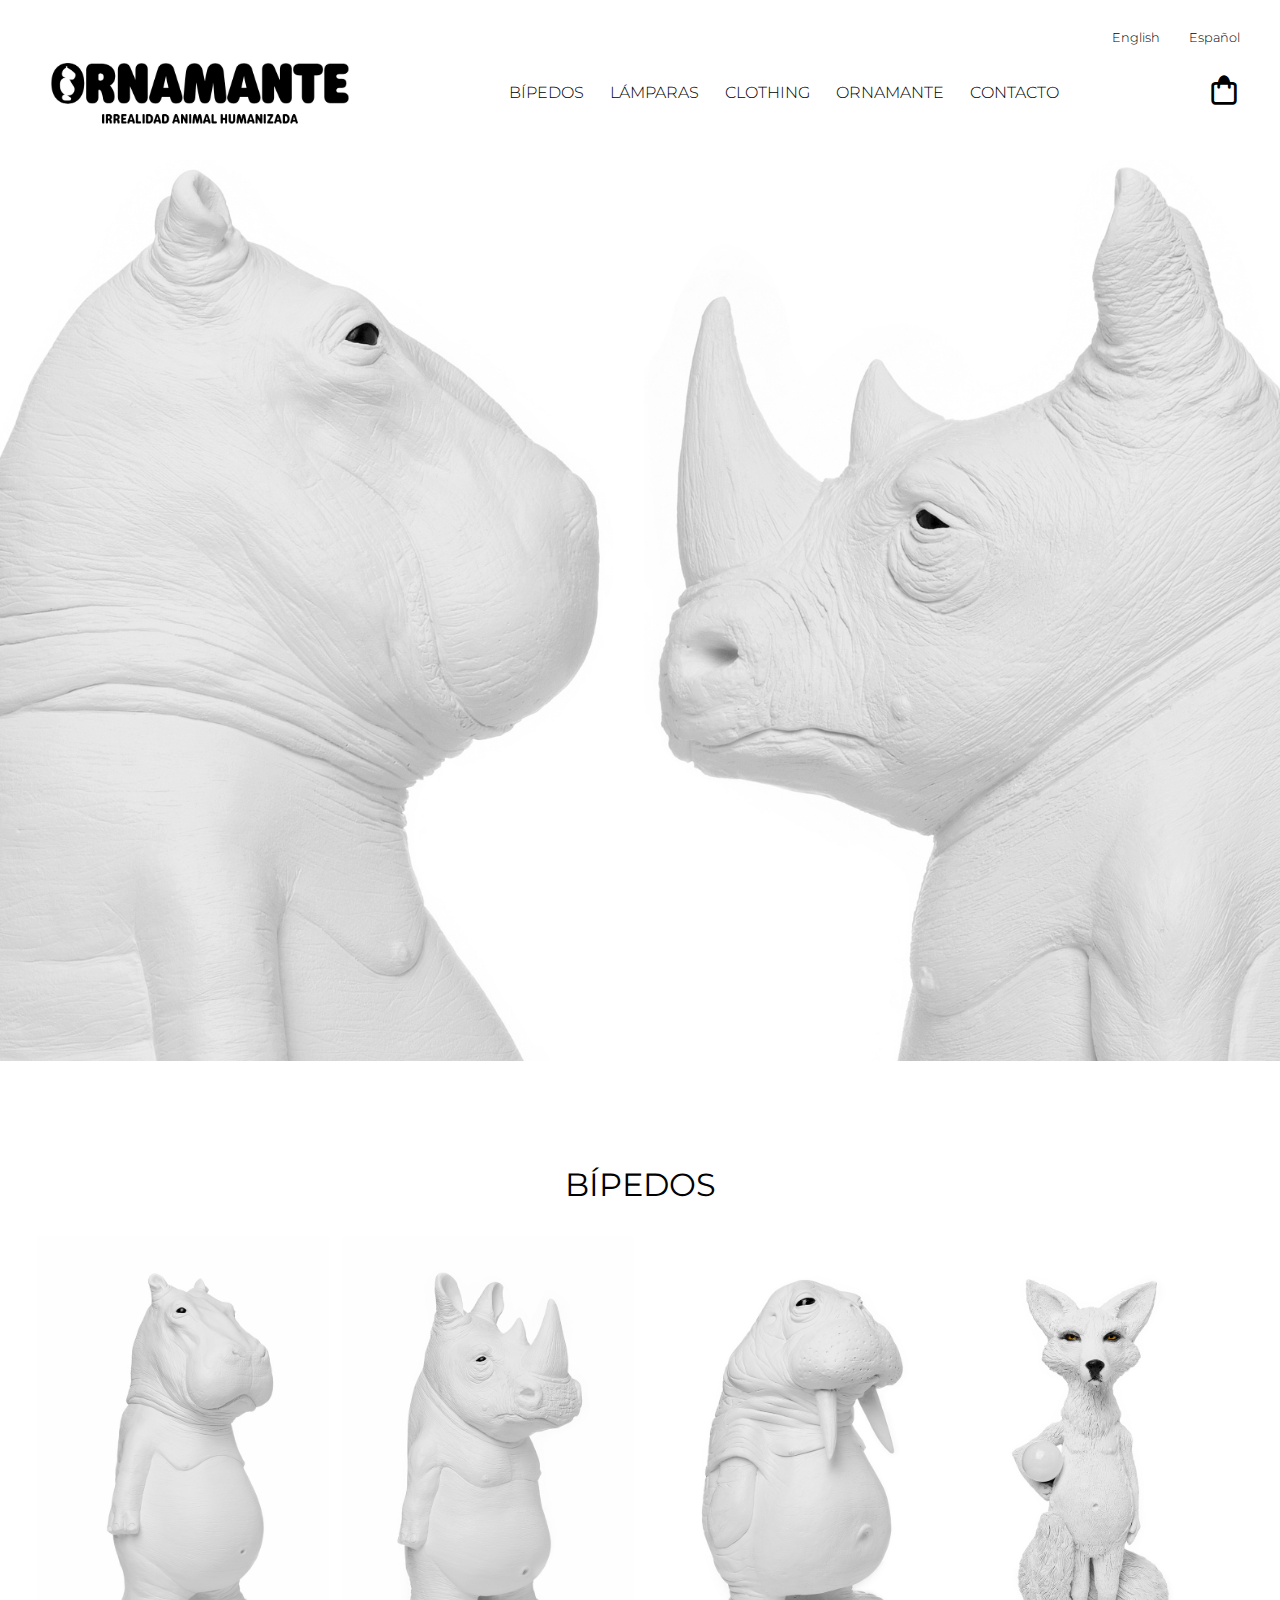
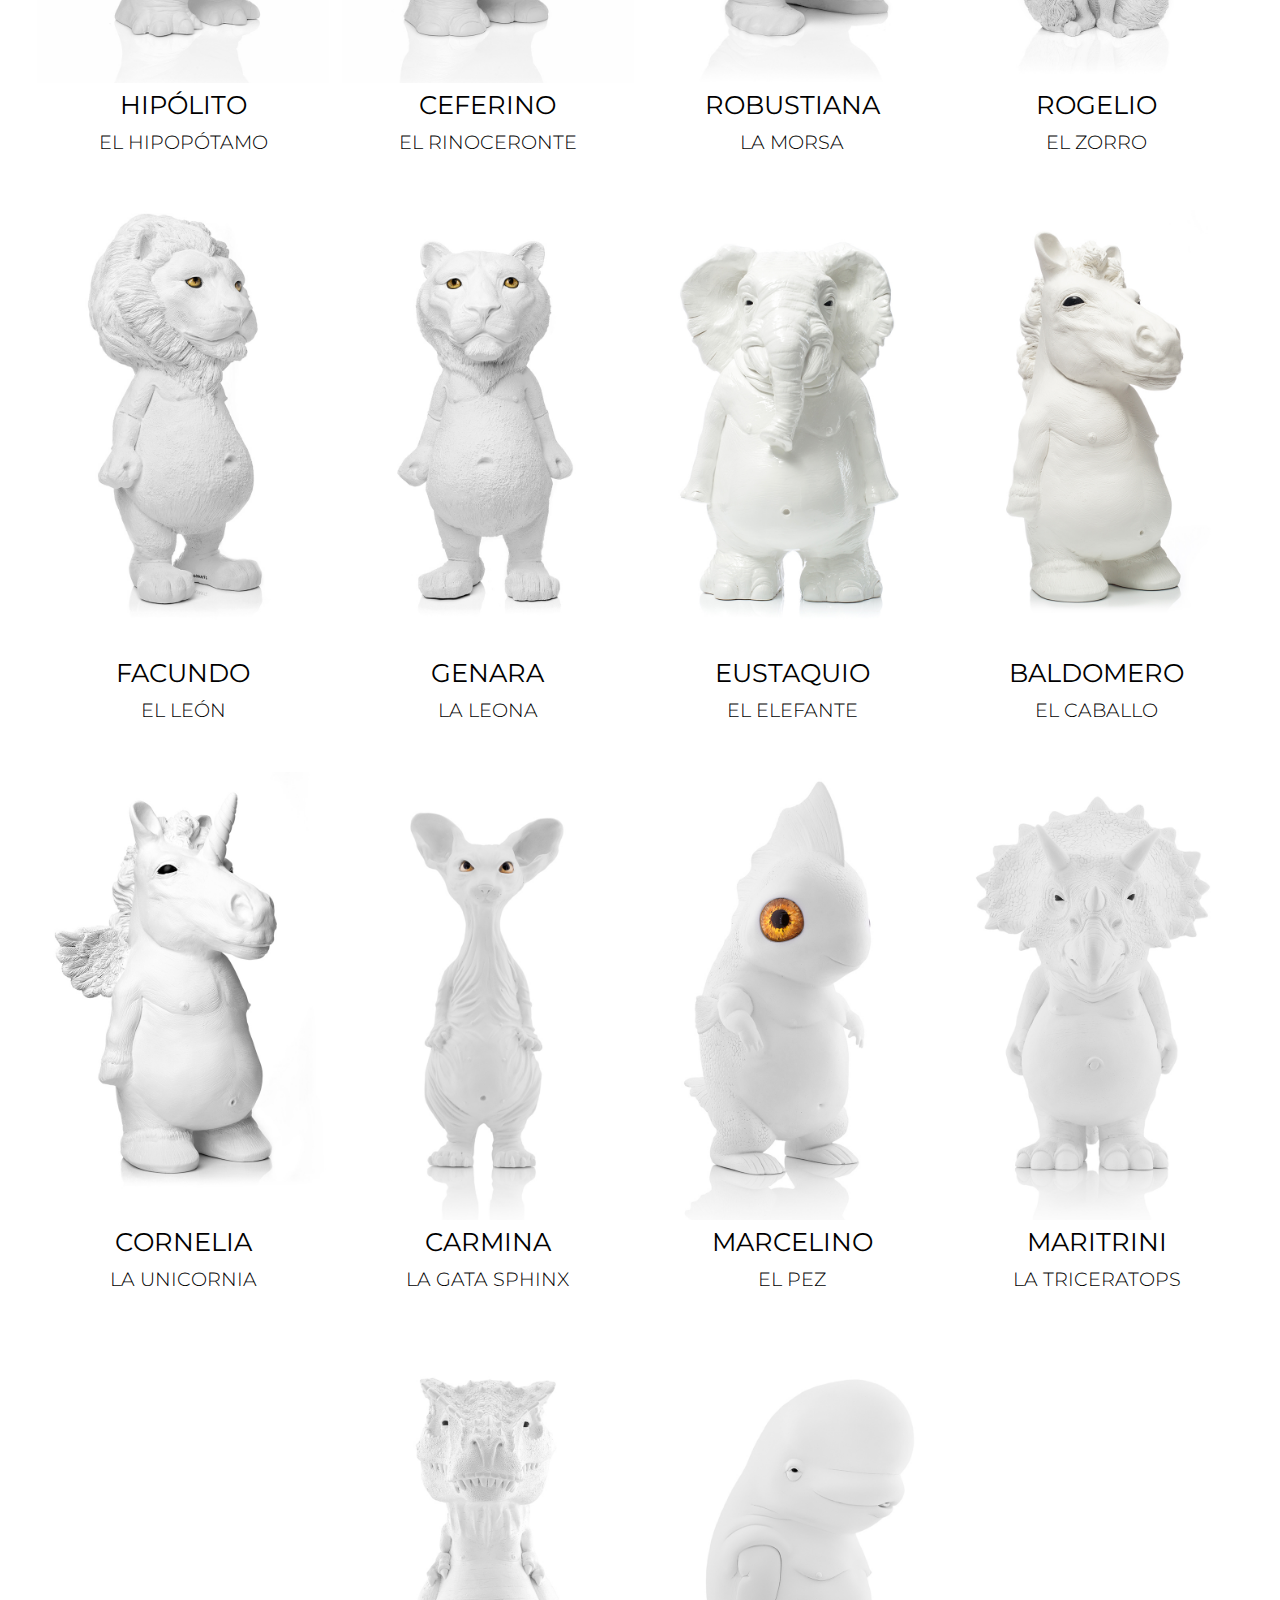
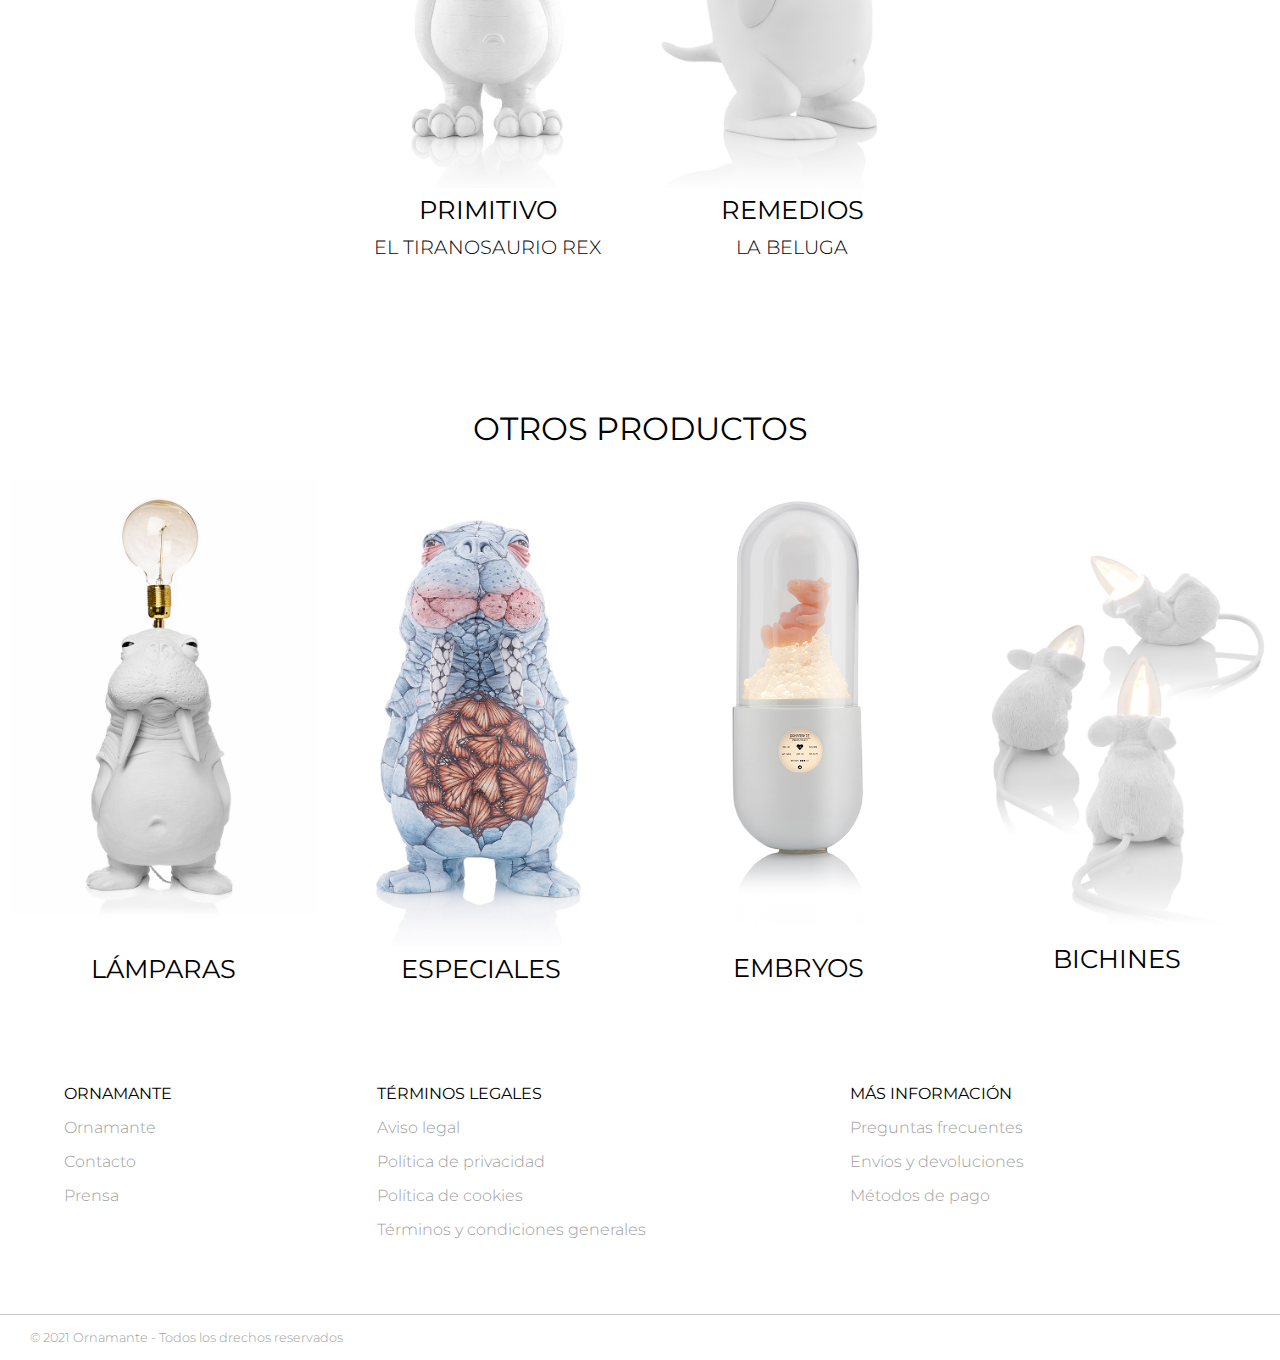
<file: index.html>
<!DOCTYPE html>
<html lang="es">
<head>
    <meta charset="UTF-8">
    <meta http-equiv="X-UA-Compatible" content="IE=edge">
    <meta name="viewport" content="width=device-width, initial-scale=1.0">
    <title>Ornamante</title>
    <link rel="stylesheet" href="styles.css">
    <link rel="stylesheet" href="./icon-fonts/style.css">
<body>
    <header class="header-container">
        <div class="languages">
            <ul class="languages-list">
                <li class="languages-item"><a href="">English</a></li>
                <li class="languages-item"><a href="">Español</a></li>
            </ul>
        </div>
        <div class="header-content">
            <div class="menu-mobile">
                <a href="#"><span class="icon-menu"></span></a>
            </div>
            <img class="logo" src="./imgs/logo.jpeg" alt="logo de ornamante">
            <nav class="menu">
                <ul class="menu-list">
                    <li class="menu-item"><a href="#">Bípedos</a></li>
                    <li class="menu-item"><a href="#">Lámparas</a></li>
                    <li class="menu-item"><a href="#">Clothing</a></li>
                    <li class="menu-item"><a href="#">Ornamante</a></li>
                    <li class="menu-item"><a href="#">Contacto</a></li>
                </ul>
            </nav>
            <div class="shop-cart">
                <a href="#"><span class="icon-shopping-bag"></span></a>
            </div>
        </div>
    </header>
    <main>
        <section class="main-banner">
            <img src="./imgs/foto-portada-home.jpeg" alt="imagen del Rinoceronte e Hipopótamo">         
        </section>
        <section class="products">
            <h2 class="products-title">Bípedos</h2>
            <div class="articles">
                <article class="product-item">
                    <a href="#"><img class="product-img" src="./imgs/hipolito.jpeg" alt="Hipólito El Hipopótamo"></a>
                    <h3 class="product-title"><a href="#">Hipólito</a></h3>
                    <p class="product-description">El Hipopótamo</p>
                </article>
                <article class="product-item">
                    <a href="#"><img class="product-img" src="./imgs/ceferino.jpeg" alt="Ceferino El Rinoceronte"></a>
                    <h3 class="product-title"><a href="#">Ceferino</a></h3>
                    <p class="product-description">El Rinoceronte</p>
                </article>
                <article class="product-item">
                    <a href="#"><img class="product-img" src="./imgs/robustiana.jpeg" alt="Robustiana La Morsa"></a>
                    <h3 class="product-title"><a href="#">Robustiana</a></h3>
                    <p class="product-description">La Morsa</p>
                </article>
                <article class="product-item">
                    <a href="#"><img class="product-img" src="./imgs/rogelio.jpeg" alt="Rogelio El Zorro"></a>
                    <h3 class="product-title"><a href="#">Rogelio</a></h3>
                    <p class="product-description">El Zorro</p>
                </article>
                <article class="product-item">
                    <a href="#"><img class="product-img" src="./imgs/facundo.jpeg" alt="Facundo El León"></a>
                    <h3 class="product-title"><a href="#">Facundo</a></h3>
                    <p class="product-description">El León</p>
                </article>
                <article class="product-item">
                    <a href="#"><img class="product-img" src="./imgs/genara.jpeg" alt="Genara La Leona"></a>
                    <h3 class="product-title"><a href="#">Genara</a></h3>
                    <p class="product-description">La Leona</p>
                </article>
                <article class="product-item">
                    <a href="#"><img class="product-img" src="./imgs/eustaquio.jpeg" alt="Eustaquio El Elefante"></a>
                    <h3 class="product-title"><a href="#">Eustaquio</a></h3>
                    <p class="product-description">El Elefante</p>
                </article>
                <article class="product-item">
                    <a href="#"><img class="product-img" src="./imgs/baldomero.jpeg" alt="Baldomero El Caballo"></a>
                    <h3 class="product-title"><a href="#">Baldomero</a></h3>
                    <p class="product-description">El Caballo</p>
                </article>
                <article class="product-item">
                    <a href="#"><img class="product-img" src="./imgs/cornelia.jpeg" alt="Cornelia La Unicornia"></a>
                    <h3 class="product-title"><a href="#">Cornelia</a></h3>
                    <p class="product-description">La Unicornia</p>
                </article>
                <article class="product-item">
                    <a href="#"><img class="product-img" src="./imgs/carmina.jpeg" alt="Carmina La Gata Sphinx"></a>
                    <h3 class="product-title"><a href="#">Carmina</a></h3>
                    <p class="product-description">La Gata Sphinx</p>
                </article>
                <article class="product-item">
                    <a href="#"><img class="product-img" src="./imgs/marcelino.jpeg" alt="Marcelino El Pez"></a>
                    <h3 class="product-title"><a href="#">Marcelino</a></h3>
                    <p class="product-description">El Pez</p>
                </article>
                <article class="product-item">
                    <a href="#"><img class="product-img" src="./imgs/maritrini.jpeg" alt="Maritrini La Triceratops"></a>
                    <h3 class="product-title"><a href="#">Maritrini</a></h3>
                    <p class="product-description">La Triceratops</p>
                </article>  
                <article class="product-item">
                    <a href="#"><img class="product-img" src="./imgs/primitivo.jpeg" alt="Primitivo La Triceratops"></a>
                    <h3 class="product-title"><a href="#">Primitivo</a></h3>
                    <p class="product-description">El Tiranosaurio Rex</p>
                </article>
                <article class="product-item">
                    <a href="#"><img class="product-img" src="./imgs/remedios.jpeg" alt="Remedios La Beluga"></a>
                    <h3 class="product-title"><a href="#">Remedios</a></h3>
                    <p class="product-description">La Beluga</p>
                </article>
            </div>  
        </section>
        <section class="other-products">
            <h2 class="products-title">Otros productos</h2>
            <div class="articles">
                <article class="product-item">
                    <a href="#"><img class="product-img" src="./imgs/lampara.jpeg" alt="Lámparas"></a>
                    <h3 class="product-title"><a href="#">Lámparas</a></h3>
                </article>
                <article class="product-item">
                    <a href="#"><img class="product-img" src="./imgs/especiales.jpeg" alt="Especiales"></a>
                    <h3 class="product-title"><a href="#">Especiales</a></h3>
                </article>
                <article class="product-item">
                    <a href="#"><img class="product-img" src="./imgs/embryos.jpeg" alt="Embryos"></a>
                    <h3 class="product-title"><a href="#">Embryos</a></h3>
                </article>
                <article class="product-item">
                    <a href="#"><img class="product-img" src="./imgs/bichines.jpeg" alt="Bichines"></a>
                    <h3 class="product-title"><a href="#">Bichines</a></h3>
                </article>
            </div>
        </section>
    </main>
    <footer class="footer-container">
        <div class="footer-list">
            <ul class="list-links">
                <li class="list-link"><a href="#">Ornamante</a></li>
                <li class="list-link"><a href="#">Ornamante</a></li>
                <li class="list-link"><a href="#">Contacto</a></li>
                <li class="list-link"><a href="#">Prensa</a></li>
            </ul>
            <ul class="list-links">
                <li class="list-link"><a href="#">Términos legales</a></li>
                <li class="list-link"><a href="#">Aviso legal</a></li>
                <li class="list-link"><a href="#">Política de privacidad</a></li>
                <li class="list-link"><a href="#">Política de cookies</a></li>
                <li class="list-link"><a href="#">Términos y condiciones generales</a></li>
            </ul>
            <ul class="list-links">
                <li class="list-link"><a href="#">Más información</a></li>
                <li class="list-link"><a href="#">Preguntas frecuentes</a></li>
                <li class="list-link"><a href="#">Envíos y devoluciones</a></li>
                <li class="list-link"><a href="#">Métodos de pago</a></li>
            </ul>
        </div>
        <span class="footer-copyright" >© 2021 Ornamante - Todos los drechos reservados</span>
    </footer>
</body>
</html>
</file>
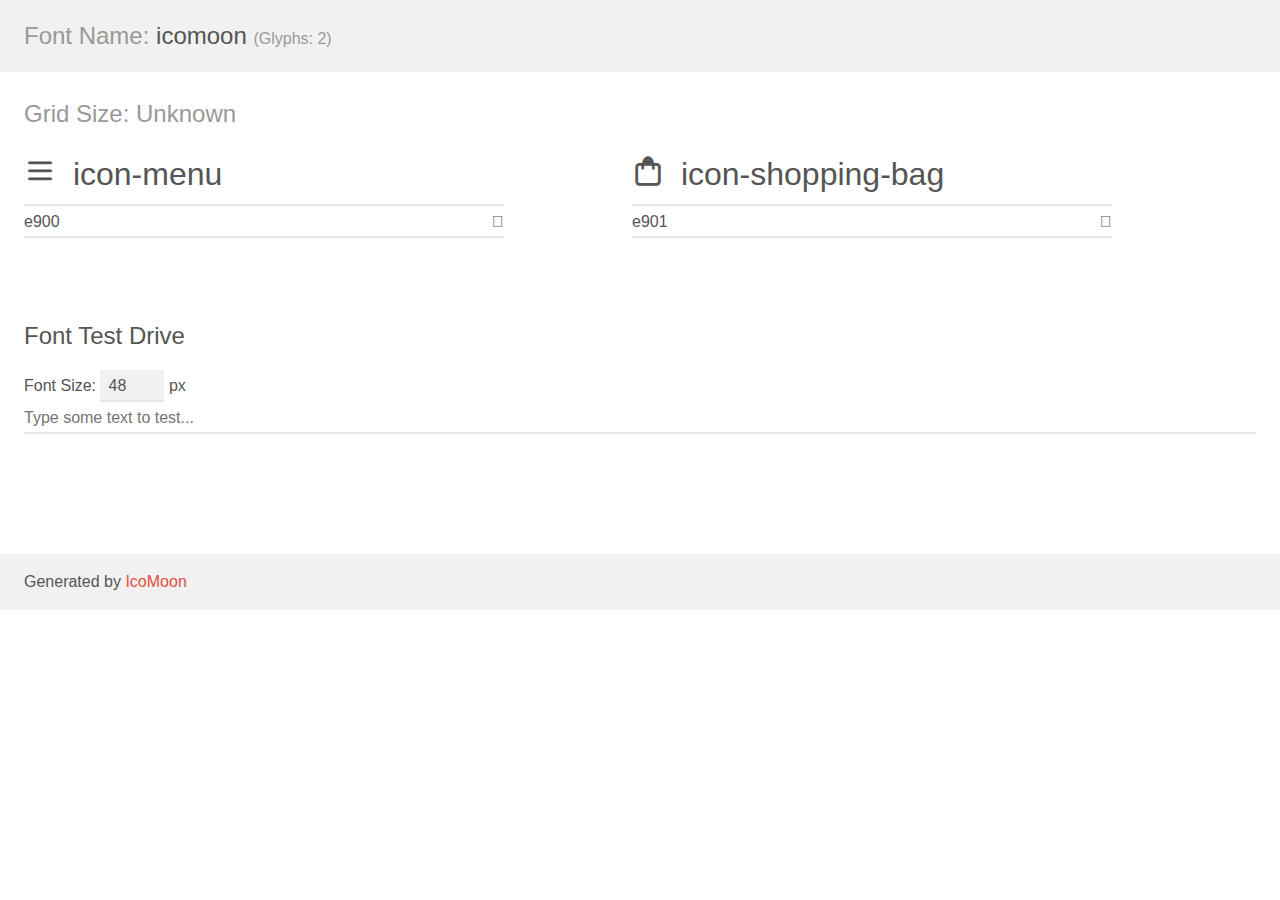
<file: icon-fonts/demo.html>
<!doctype html>
<html>
<head>
    <meta charset="utf-8">
    <title>IcoMoon Demo</title>
    <meta name="description" content="An Icon Font Generated By IcoMoon.io">
    <meta name="viewport" content="width=device-width, initial-scale=1">
    <link rel="stylesheet" href="demo-files/demo.css">
    <link rel="stylesheet" href="style.css"></head>
<body>
    <div class="bgc1 clearfix">
        <h1 class="mhmm mvm"><span class="fgc1">Font Name:</span> icomoon <small class="fgc1">(Glyphs:&nbsp;2)</small></h1>
    </div>
    <div class="clearfix mhl ptl">
        <h1 class="mvm mtn fgc1">Grid Size: Unknown</h1>
        <div class="glyph fs1">
            <div class="clearfix bshadow0 pbs">
                <span class="icon-menu"></span>
                <span class="mls"> icon-menu</span>
            </div>
            <fieldset class="fs0 size1of1 clearfix hidden-false">
                <input type="text" readonly value="e900" class="unit size1of2" />
                <input type="text" maxlength="1" readonly value="&#xe900;" class="unitRight size1of2 talign-right" />
            </fieldset>
            <div class="fs0 bshadow0 clearfix hidden-true">
                <span class="unit pvs fgc1">liga: </span>
                <input type="text" readonly value="" class="liga unitRight" />
            </div>
        </div>
        <div class="glyph fs1">
            <div class="clearfix bshadow0 pbs">
                <span class="icon-shopping-bag"></span>
                <span class="mls"> icon-shopping-bag</span>
            </div>
            <fieldset class="fs0 size1of1 clearfix hidden-false">
                <input type="text" readonly value="e901" class="unit size1of2" />
                <input type="text" maxlength="1" readonly value="&#xe901;" class="unitRight size1of2 talign-right" />
            </fieldset>
            <div class="fs0 bshadow0 clearfix hidden-true">
                <span class="unit pvs fgc1">liga: </span>
                <input type="text" readonly value="" class="liga unitRight" />
            </div>
        </div>
    </div>

    <!--[if gt IE 8]><!-->
    <div class="mhl clearfix mbl">
        <h1>Font Test Drive</h1>
        <label>
            Font Size: <input id="fontSize" type="number" class="textbox0 mbm"
            min="8" value="48" />
            px
        </label>
        <input id="testText" type="text" class="phl size1of1 mvl"
        placeholder="Type some text to test..." value=""/>
        <div id="testDrive" class="icon-" style="font-family: icomoon">&nbsp;
        </div>
    </div>
    <!--<![endif]-->
    <div class="bgc1 clearfix">
        <p class="mhl">Generated by <a href="https://icomoon.io/app">IcoMoon</a></p>
    </div>

    <script src="demo-files/demo.js"></script>
</body>
</html>
</file>
<file: icon-fonts/style.css>
@font-face {
  font-family: 'icomoon';
  src:  url('fonts/icomoon.eot?xntrs1');
  src:  url('fonts/icomoon.eot?xntrs1#iefix') format('embedded-opentype'),
    url('fonts/icomoon.ttf?xntrs1') format('truetype'),
    url('fonts/icomoon.woff?xntrs1') format('woff'),
    url('fonts/icomoon.svg?xntrs1#icomoon') format('svg');
  font-weight: normal;
  font-style: normal;
  font-display: block;
}

[class^="icon-"], [class*=" icon-"] {
  /* use !important to prevent issues with browser extensions that change fonts */
  font-family: 'icomoon' !important;
  speak: never;
  font-style: normal;
  font-weight: normal;
  font-variant: normal;
  text-transform: none;
  line-height: 1;

  /* Better Font Rendering =========== */
  -webkit-font-smoothing: antialiased;
  -moz-osx-font-smoothing: grayscale;
}

.icon-menu:before {
  content: "\e900";
}
.icon-shopping-bag:before {
  content: "\e901";
}
</file>
<file: icon-fonts/demo-files/demo.css>
body {
  padding: 0;
  margin: 0;
  font-family: sans-serif;
  font-size: 1em;
  line-height: 1.5;
  color: #555;
  background: #fff;
}
h1 {
  font-size: 1.5em;
  font-weight: normal;
}
small {
  font-size: .66666667em;
}
a {
  color: #e74c3c;
  text-decoration: none;
}
a:hover, a:focus {
  box-shadow: 0 1px #e74c3c;
}
.bshadow0, input {
  box-shadow: inset 0 -2px #e7e7e7;
}
input:hover {
  box-shadow: inset 0 -2px #ccc;
}
input, fieldset {
  font-family: sans-serif;
  font-size: 1em;
  margin: 0;
  padding: 0;
  border: 0;
}
input {
  color: inherit;
  line-height: 1.5;
  height: 1.5em;
  padding: .25em 0;
}
input:focus {
  outline: none;
  box-shadow: inset 0 -2px #449fdb;
}
.glyph {
  font-size: 16px;
  width: 15em;
  padding-bottom: 1em;
  margin-right: 4em;
  margin-bottom: 1em;
  float: left;
  overflow: hidden;
}
.liga {
  width: 80%;
  width: calc(100% - 2.5em);
}
.talign-right {
  text-align: right;
}
.talign-center {
  text-align: center;
}
.bgc1 {
  background: #f1f1f1;
}
.fgc1 {
  color: #999;
}
.fgc0 {
  color: #000;
}
p {
  margin-top: 1em;
  margin-bottom: 1em;
}
.mvm {
  margin-top: .75em;
  margin-bottom: .75em;
}
.mtn {
  margin-top: 0;
}
.mtl, .mal {
  margin-top: 1.5em;
}
.mbl, .mal {
  margin-bottom: 1.5em;
}
.mal, .mhl {
  margin-left: 1.5em;
  margin-right: 1.5em;
}
.mhmm {
  margin-left: 1em;
  margin-right: 1em;
}
.mls {
  margin-left: .25em;
}
.ptl {
  padding-top: 1.5em;
}
.pbs, .pvs {
  padding-bottom: .25em;
}
.pvs, .pts {
  padding-top: .25em;
}
.unit {
  float: left;
}
.unitRight {
  float: right;
}
.size1of2 {
  width: 50%;
}
.size1of1 {
  width: 100%;
}
.clearfix:before, .clearfix:after {
  content: " ";
  display: table;
}
.clearfix:after {
  clear: both;
}
.hidden-true {
  display: none;
}
.textbox0 {
  width: 3em;
  background: #f1f1f1;
  padding: .25em .5em;
  line-height: 1.5;
  height: 1.5em;
}
#testDrive {
  display: block;
  padding-top: 24px;
  line-height: 1.5;
}
.fs0 {
  font-size: 16px;
}
.fs1 {
  font-size: 32px;
}
</file>
<file: styles.css>
/* reset styles */

html, body, h1, h2, h3, p, ul, li {
	margin: 0;
	padding: 0;
	border: 0;
}

ul {
	list-style: none;
}

a {
	text-decoration: none;
}

/* Typography */

@font-face {
	font-family: 'Montserrat';
	src: url('./fonts/Montserrat-Regular.ttf');
	font-weight: bold;
	font-style: normal;
}

@font-face {
	font-family: 'Montserrat';
	src: url('./fonts/Montserrat-Light.ttf');
	font-weight: normal;
	font-style: normal;
}

/* generic styles */

body {
	font-family:'Montserrat';
}

a {
	color:#000000;
	cursor: pointer;
}

a:hover {
	opacity: .6;
	transition: oppacity 4s ease-in-out 1s;
}

h2, h3, p {
	text-transform: uppercase;
}

/* header */

.header-container{
	padding: 30px 20px;
}

.languages {
    margin: auto auto 20px;
	max-width: 120px;
}

.languages-list {
	display:flex;
	justify-content: space-between;
}

.languages-item {
	font-size: 0.8rem;
}

.header-content {
	display: flex;
    justify-content: space-between;;
	align-items: center;
}

.menu-mobile {
	font-size: 2rem;
}

.menu {
	display:none;
}

img.logo {
	width: 60%;
    max-width: 320px;
	min-width: 180px;
}

.shop-cart {
	font-size: 1.6rem;
}

/* main banner */

.main-banner img {
	width:100%;
}

/* products */

.products {
	margin:100px auto;
	padding: 0 2%;
}

.products-title {
	font-weight:bold;
	text-align: center;
	font-size: 2rem;
	margin-bottom:2rem;
}

.product-item {
	margin-bottom:50px;
}

.product-img {
	width:100%;
}

.product-title {
	font-weight:bold;
	text-align: center;
	font-size:1.6rem;
	margin-top:2px;
}
.product-description {
	text-align: center;
	font-size:1.2rem;
	margin-top:10px;
}

/* footer */

.footer-container {
	color: #a0a0a0;
} 

.footer-list {
	display:none;
}

.footer-copyright {
    border-top: solid 1px #c8c7c7;
	display: block;
	font-size: 0.8rem;
	padding: 15px;
	text-align: center;
}


@media screen and (min-width: 768px) {

	/* header */
	
	.menu {
		display:none;
	}

	/* products */

	.articles {
		display: flex;
		flex-wrap: wrap;
		justify-content: space-between;
		gap: 1%;
	}

	.product-item {
		width: calc(50% - 15px);
	}

}

@media screen and (min-width: 1024px) {
		
	/* header */

	.header-container{
		padding: 30px 40px;
	}
	
	.languages {
		margin: auto auto 10px;
		display: flex;
		justify-content: flex-end;
		max-width: 100%;
	}

	.languages-item {
		min-width: 80px;
		text-align: end;
	}
	
	.menu-mobile {
		display:none;
	}

	.menu {
		display:inline-block;
		font-size:1rem;
	}

	.menu-list {
		display: flex;
		justify-content: space-between;
		width: 550px;
	}

	.menu-item {
		text-transform: uppercase;
	}

	.shop-cart {
		font-size: 2rem;
	}

	/* products */

	.articles {
		justify-content: center;
	}
	
	.product-item {
		width: calc(33% - 15px);
	}

	/* footer */

	.footer-list {
		display:flex;
		justify-content: space-between;
		padding: 50px 20% 60px 5%;
		font-size: 1rem;
	}

	.list-links a {
		color: #a0a0a0; 
	}

	.list-links li:first-child a {
		text-transform: uppercase;
		color: #000000;
		font-weight: bold;
	}

	.list-link {
		margin-bottom:15px;
	}

	.footer-copyright {
		text-align: left;
		padding: 15px 30px;
	}	

}

@media screen and (min-width: 1280px) {

		/* products */
		
		.product-item {
			width: calc(25% - 15px);
		}
		
}
</file>
